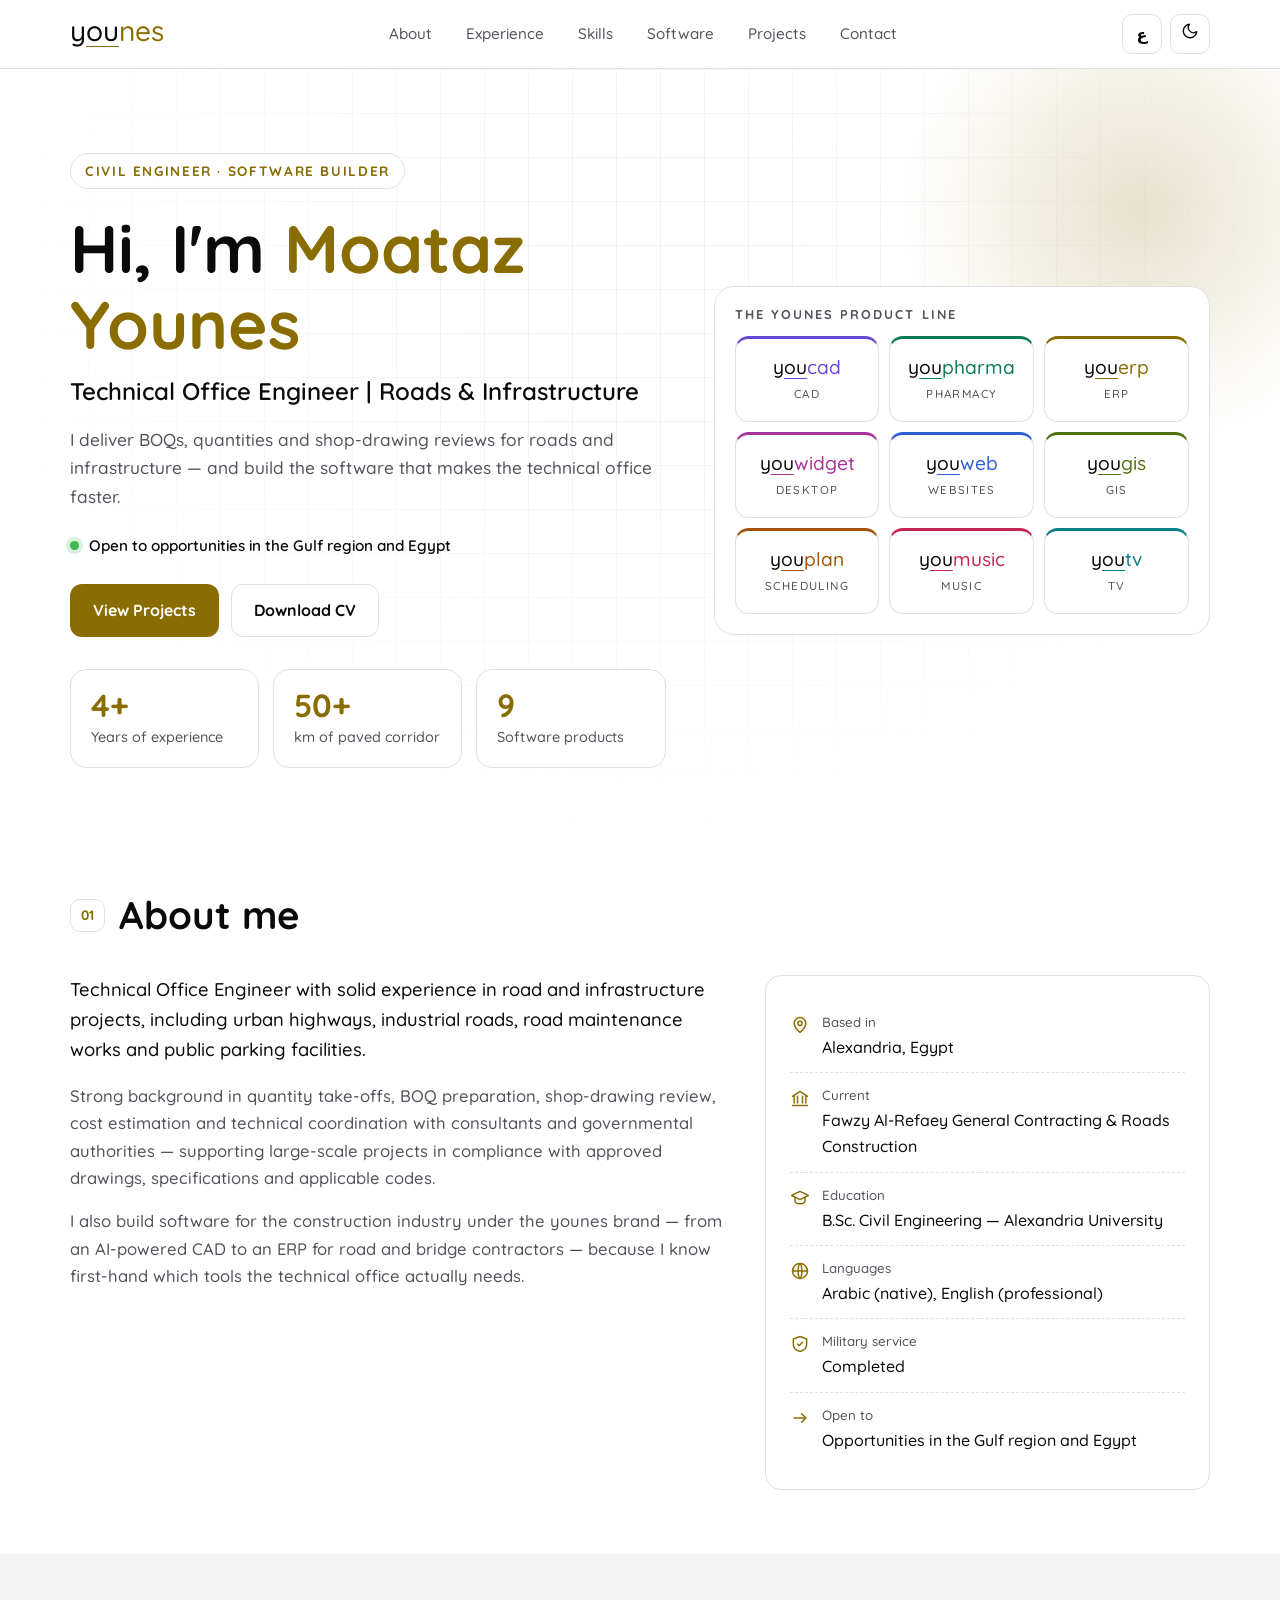
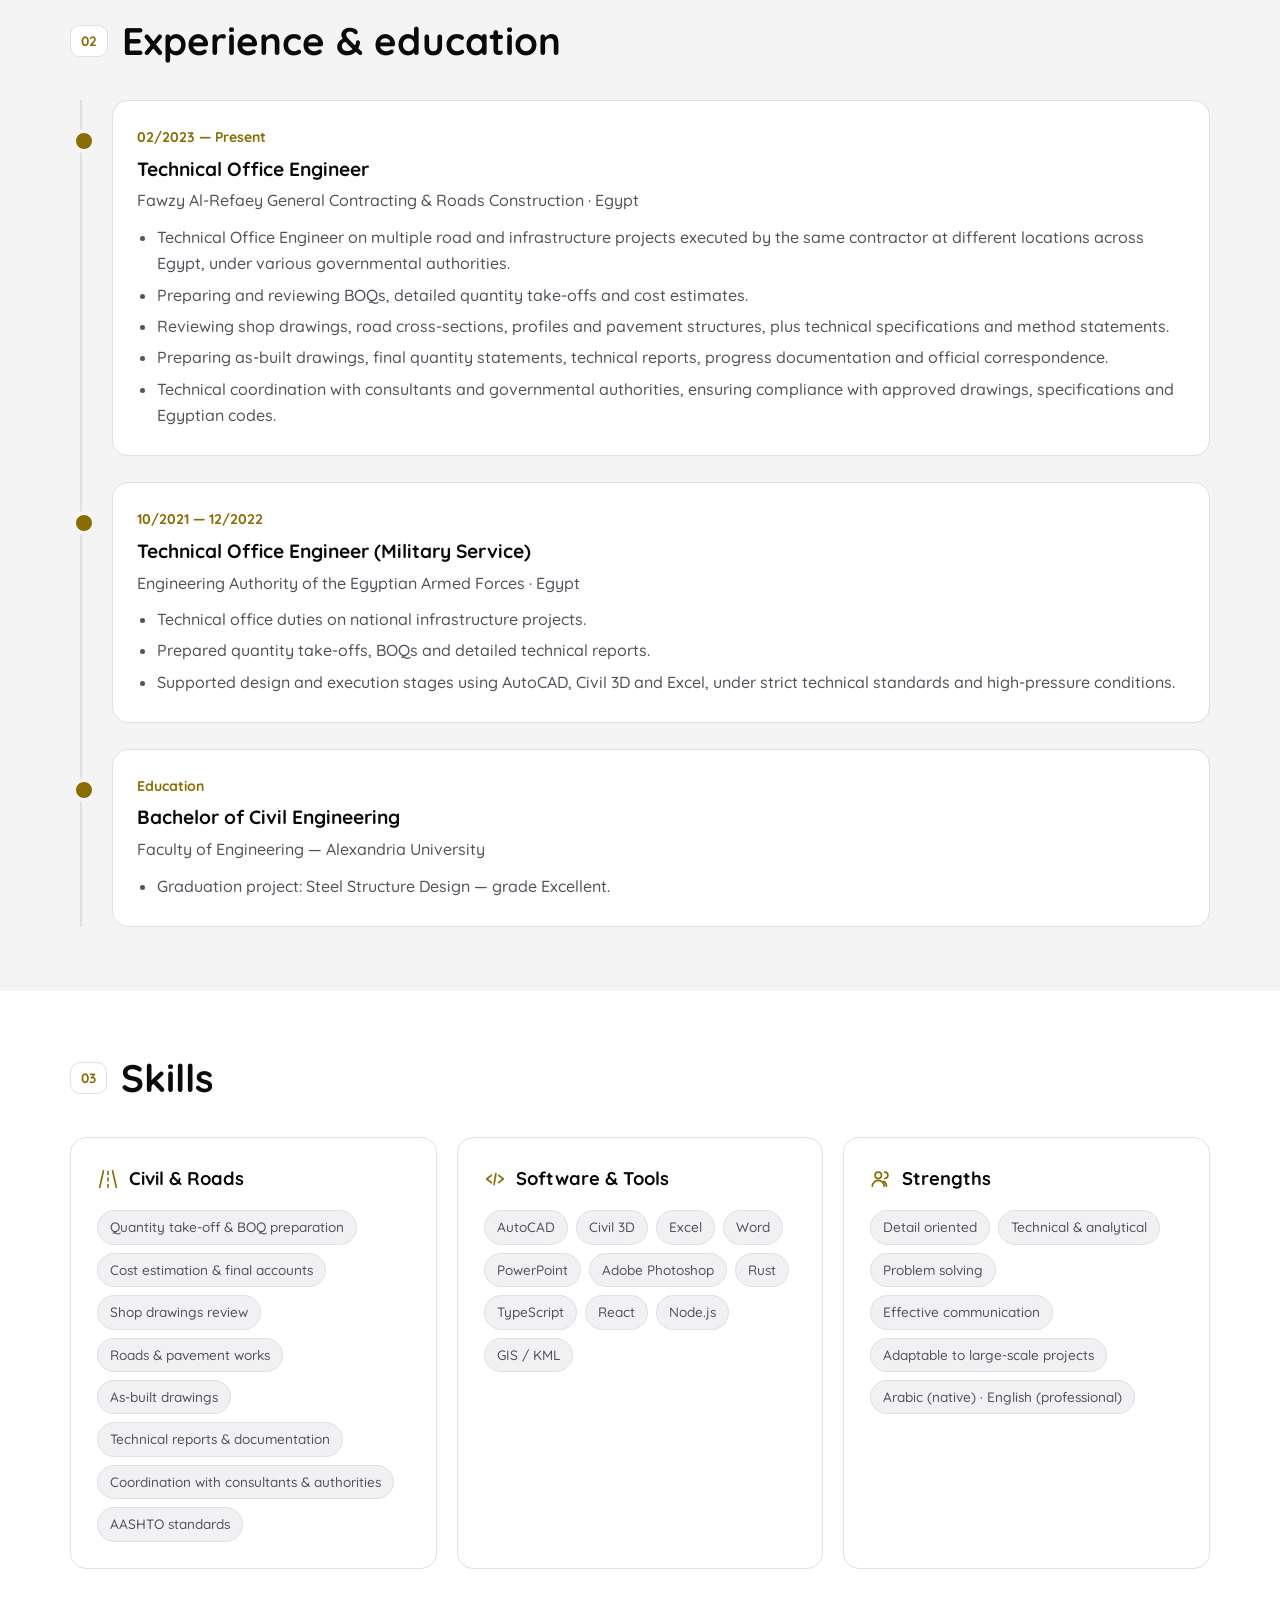
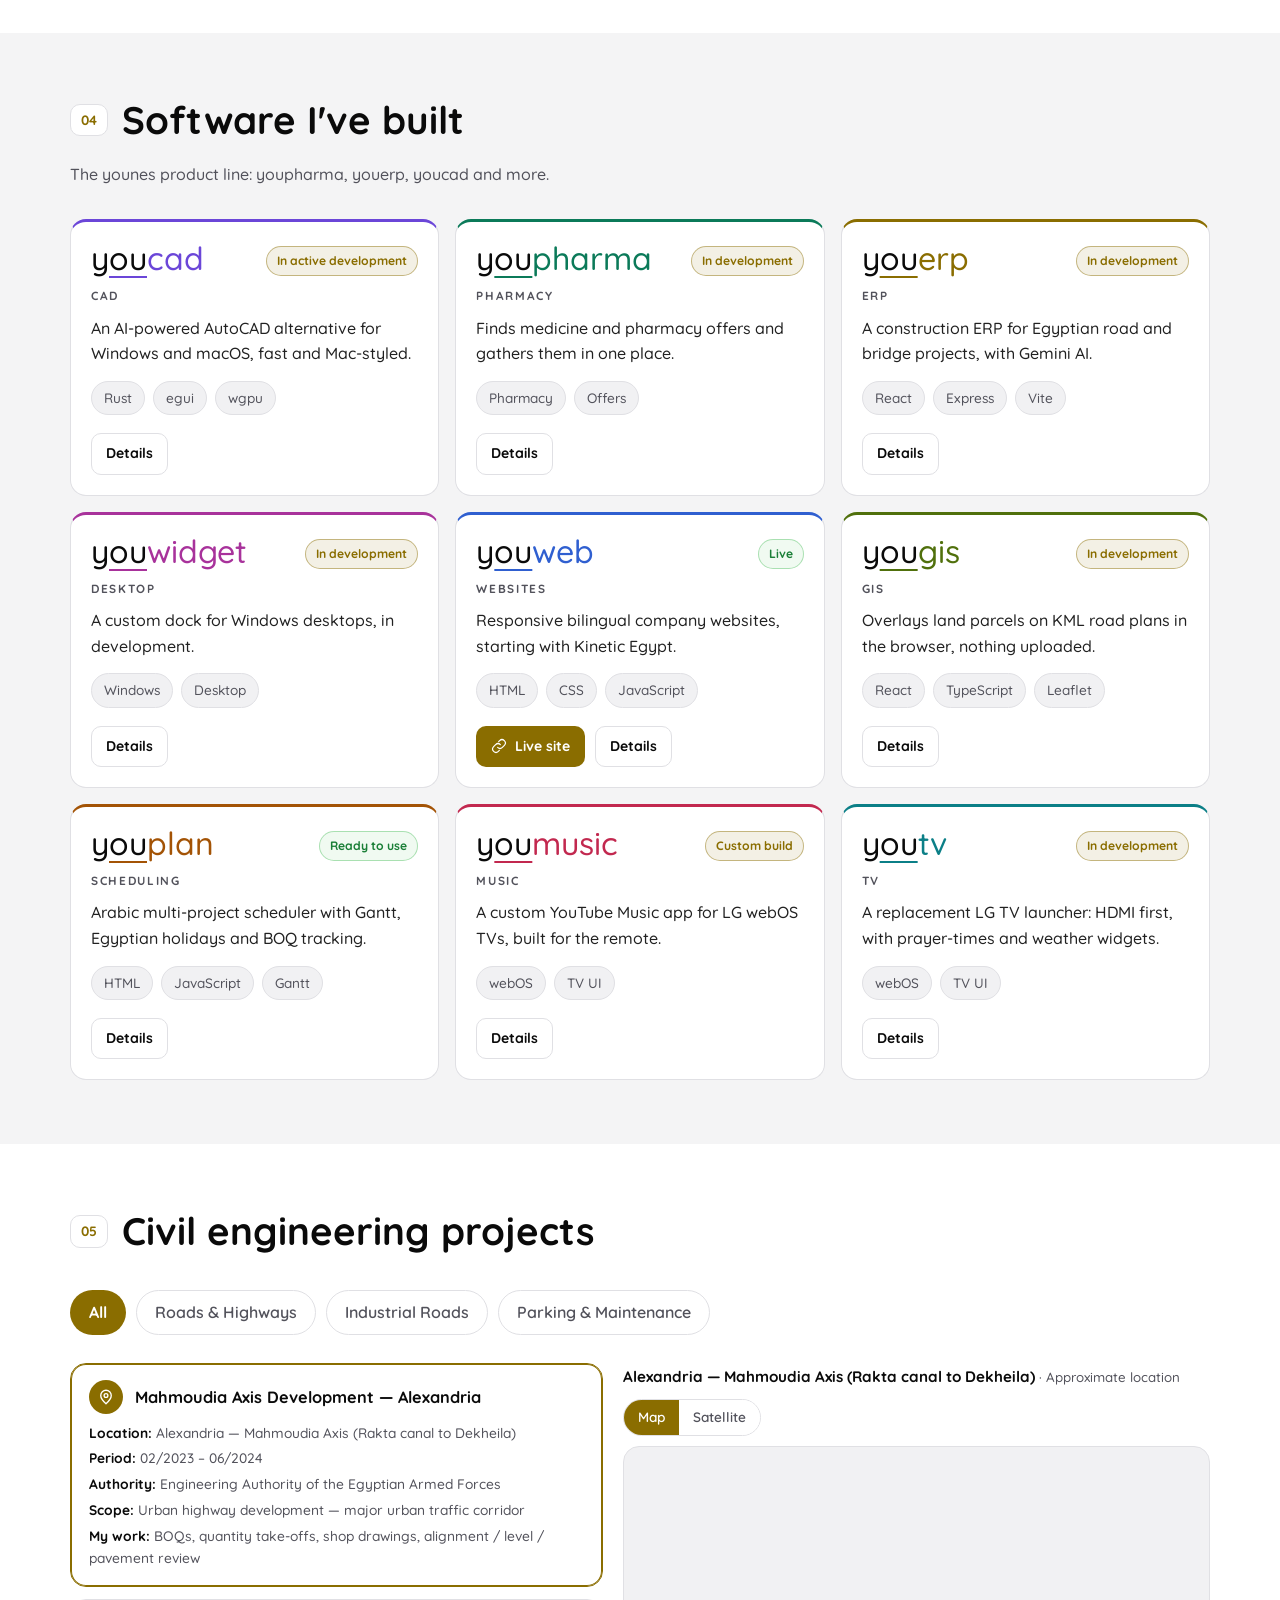
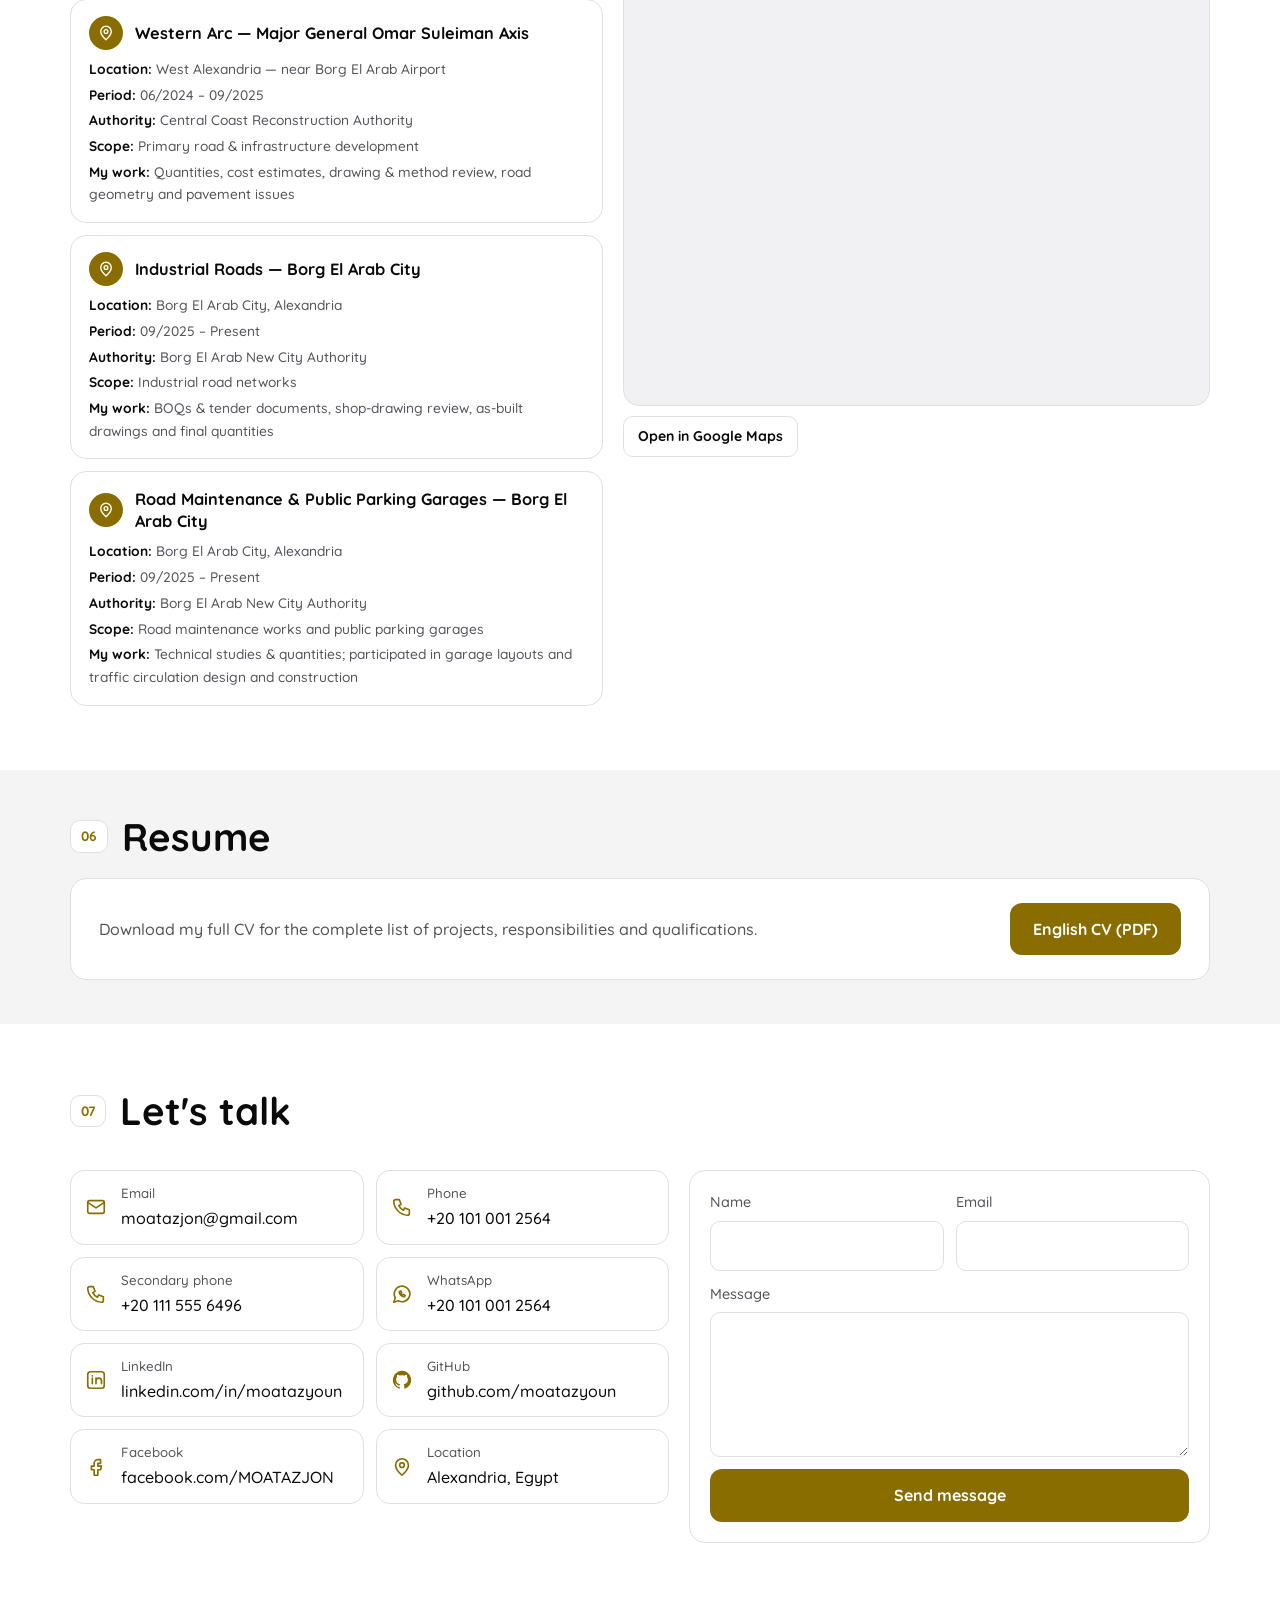
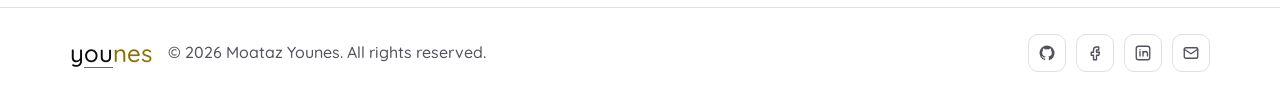
<file: index.html>
<!doctype html>
<html lang="en" dir="ltr">
<head>
<meta charset="utf-8">
<meta name="viewport" content="width=device-width, initial-scale=1">
<title>Moataz Younes | Roads &amp; Infrastructure Engineer</title>
<meta name="description" content="Moataz Younes — Technical Office Engineer (Roads & Infrastructure) in Alexandria, Egypt, and builder of the younes software line: youpharma, youerp, youcad, youweb and more.">
<meta property="og:type" content="website">
<meta property="og:title" content="Moataz Younes | Roads & Infrastructure Engineer">
<meta property="og:description" content="Technical Office Engineer for roads & infrastructure, and builder of the younes software line.">
<meta property="og:image" content="assets/img/og-cover.png">
<meta name="theme-color" content="#0A0A0A">
<link rel="icon" href="assets/img/favicon.svg" type="image/svg+xml">
<link rel="stylesheet" href="style.css">
<script type="application/ld+json">
{
  "@context": "https://schema.org",
  "@type": "Person",
  "name": "Moataz Younes",
  "url": "https://www.linkedin.com/in/moatazyoun/",
  "sameAs": ["https://www.linkedin.com/in/moatazyoun/"],
  "jobTitle": "Technical Office Engineer — Roads & Infrastructure",
  "alumniOf": { "@type": "CollegeOrUniversity", "name": "Alexandria University" },
  "address": { "@type": "PostalAddress", "addressLocality": "Alexandria", "addressCountry": "EG" }
}
</script>
<script>
  // Apply saved theme/lang before paint to avoid flicker
  try {
    var t = localStorage.getItem('theme'); if (t) document.documentElement.setAttribute('data-theme', t);
    var l = localStorage.getItem('lang');
    if (l === 'ar') { document.documentElement.lang = 'ar'; document.documentElement.dir = 'rtl'; }
  } catch (e) {}
</script>
</head>
<body>
<a class="skip" href="#main" data-i18n="skip">Skip to content</a>

<header class="nav" id="nav">
  <div class="container nav-inner">
    <a href="#top" class="brand" aria-label="younes — home"><span class="wm" aria-hidden="true"><span class="wm-you">y<span class="wm-ou">ou</span></span><span class="wm-tail">nes</span></span></a>
    <nav class="nav-links" id="navLinks" aria-label="Main">
      <a href="#about" data-i18n="nav_about">About</a>
      <a href="#experience" data-i18n="nav_experience">Experience</a>
      <a href="#skills" data-i18n="nav_skills">Skills</a>
      <a href="#software" data-i18n="nav_software">Software</a>
      <a href="#projects" data-i18n="nav_projects">Projects</a>
      <a href="#contact" data-i18n="nav_contact">Contact</a>
    </nav>
    <div class="nav-actions">
      <button class="icon-btn" id="langBtn" aria-label="Switch language"><span id="langLabel">ع</span></button>
      <button class="icon-btn" id="themeBtn" aria-label="Toggle theme"><span id="themeIcon"></span></button>
      <button class="icon-btn menu-btn" id="menuBtn" aria-label="Menu" aria-expanded="false"><span></span><span></span><span></span></button>
    </div>
  </div>
</header>

<main id="main">
  <!-- HERO -->
  <section class="hero" id="top">
    <div class="hero-grid" aria-hidden="true"></div>
    <div class="container hero-inner">
      <div class="hero-main">
      <p class="eyebrow reveal" data-i18n="hero_eyebrow">Civil Engineer · Software Builder</p>
      <h1 class="reveal"><span data-i18n="hero_hi">Hi, I'm</span> <span class="accent" data-dyn="name"></span></h1>
      <p class="hero-title reveal" data-dyn="title"></p>
      <p class="hero-lead reveal" data-i18n="hero_lead"></p>
      <p class="open-pill reveal" data-i18n="hero_open"></p>
      <div class="hero-cta reveal">
        <a href="#software" class="btn btn-primary" data-i18n="hero_cta1">View Projects</a>
        <a href="#" class="btn btn-ghost" id="heroCv" download data-i18n="hero_cta2">Download CV</a>
      </div>
      <div class="stats reveal" id="stats"></div>
      </div>
      <aside class="hero-line reveal" id="heroLine" aria-label="younes products"></aside>
    </div>
  </section>

  <!-- ABOUT -->
  <section class="section" id="about">
    <div class="container">
      <div class="section-head reveal"><span class="kicker">01</span><h2 data-i18n="about_h">About me</h2></div>
      <div class="about-grid">
        <div class="about-text reveal" id="aboutText"></div>
        <aside class="about-card reveal" id="aboutCard"></aside>
      </div>
    </div>
  </section>

  <!-- EXPERIENCE -->
  <section class="section alt" id="experience">
    <div class="container">
      <div class="section-head reveal"><span class="kicker">02</span><h2 data-i18n="exp_h">Experience</h2></div>
      <div class="timeline" id="timeline"></div>
    </div>
  </section>

  <!-- SKILLS -->
  <section class="section" id="skills">
    <div class="container">
      <div class="section-head reveal"><span class="kicker">03</span><h2 data-i18n="skills_h">Skills</h2></div>
      <div class="skills-grid" id="skillsGrid"></div>
    </div>
  </section>

  <!-- SOFTWARE -->
  <section class="section alt" id="software">
    <div class="container">
      <div class="section-head reveal"><span class="kicker">04</span><h2 data-i18n="sw_h">Software I've built</h2></div>
      <p class="section-sub reveal" data-i18n="sw_sub"></p>
      <div class="sw-grid" id="swGrid"></div>
    </div>
  </section>

  <!-- CIVIL PROJECTS -->
  <section class="section" id="projects">
    <div class="container">
      <div class="section-head reveal"><span class="kicker">05</span><h2 data-i18n="pr_h">Civil engineering projects</h2></div>
      <div class="filters reveal" id="filters" role="tablist"></div>
      <div class="pr-layout">
        <div class="pr-list" id="prGrid"></div>
        <div class="pr-map-wrap reveal">
          <div class="pr-map-bar">
            <div class="pr-map-title"><b id="prMapPlace"></b><small id="prMapNote"></small></div>
            <div class="seg" id="mapType" role="group"><button type="button" data-maptype="m" data-i18n="map_m">Map</button><button type="button" data-maptype="k" data-i18n="map_s">Satellite</button></div>
          </div>
          <iframe id="prMapFrame" class="pr-map" title="Project location map" loading="lazy" referrerpolicy="no-referrer-when-downgrade" allowfullscreen></iframe>
          <a id="prMapLink" class="btn btn-ghost btn-sm" target="_blank" rel="noopener" data-i18n="open_map">Open in Google Maps</a>
        </div>
      </div>
    </div>
  </section>

  <!-- CV -->
  <section class="section alt" id="cv">
    <div class="container">
      <div class="section-head reveal"><span class="kicker">06</span><h2 data-i18n="cv_h">Resume</h2></div>
      <div class="cv-box reveal">
        <p data-i18n="cv_text"></p>
        <div class="hero-cta">
          <a class="btn btn-primary" id="cvEn" href="#" download data-i18n="cv_en">English CV (PDF)</a>
          <a class="btn btn-ghost" id="cvAr" href="#" download data-i18n="cv_ar">Arabic CV (PDF)</a>
        </div>
      </div>
    </div>
  </section>

  <!-- CONTACT -->
  <section class="section" id="contact">
    <div class="container">
      <div class="section-head reveal"><span class="kicker">07</span><h2 data-i18n="ct_h">Let's talk</h2></div>
      <div class="contact-grid">
        <div class="contact-cards reveal" id="contactCards"></div>
        <form class="contact-form reveal" id="contactForm">
          <label><span data-i18n="f_name">Name</span><input name="name" required></label>
          <label><span data-i18n="f_email">Email</span><input name="email" type="email" required></label>
          <label><span data-i18n="f_msg">Message</span><textarea name="message" rows="5" required></textarea></label>
          <button class="btn btn-primary" type="submit" data-i18n="f_send">Send message</button>
        </form>
      </div>
    </div>
  </section>
</main>

<footer class="footer">
  <div class="container footer-inner">
    <div class="foot-brand"><span class="wm" role="img" aria-label="younes"><span class="wm-you" aria-hidden="true">y<span class="wm-ou">ou</span></span><span class="wm-tail" aria-hidden="true">nes</span></span>
      <p>© <span id="year"></span> <span data-dyn="name"></span>. <span data-i18n="rights">All rights reserved.</span></p></div>
    <div class="socials" id="footSocials"></div>
  </div>
</footer>

<button class="to-top" id="toTop" aria-label="Back to top">↑</button>

<!-- Project modal -->
<div class="modal" id="modal" hidden>
  <div class="modal-backdrop" data-close></div>
  <div class="modal-box" role="dialog" aria-modal="true" aria-labelledby="modalTitle">
    <button class="icon-btn modal-close" data-close aria-label="Close">✕</button>
    <div id="modalBody"></div>
  </div>
</div>

<script src="data.js"></script>
<script src="script.js"></script>
</body>
</html>
</file>
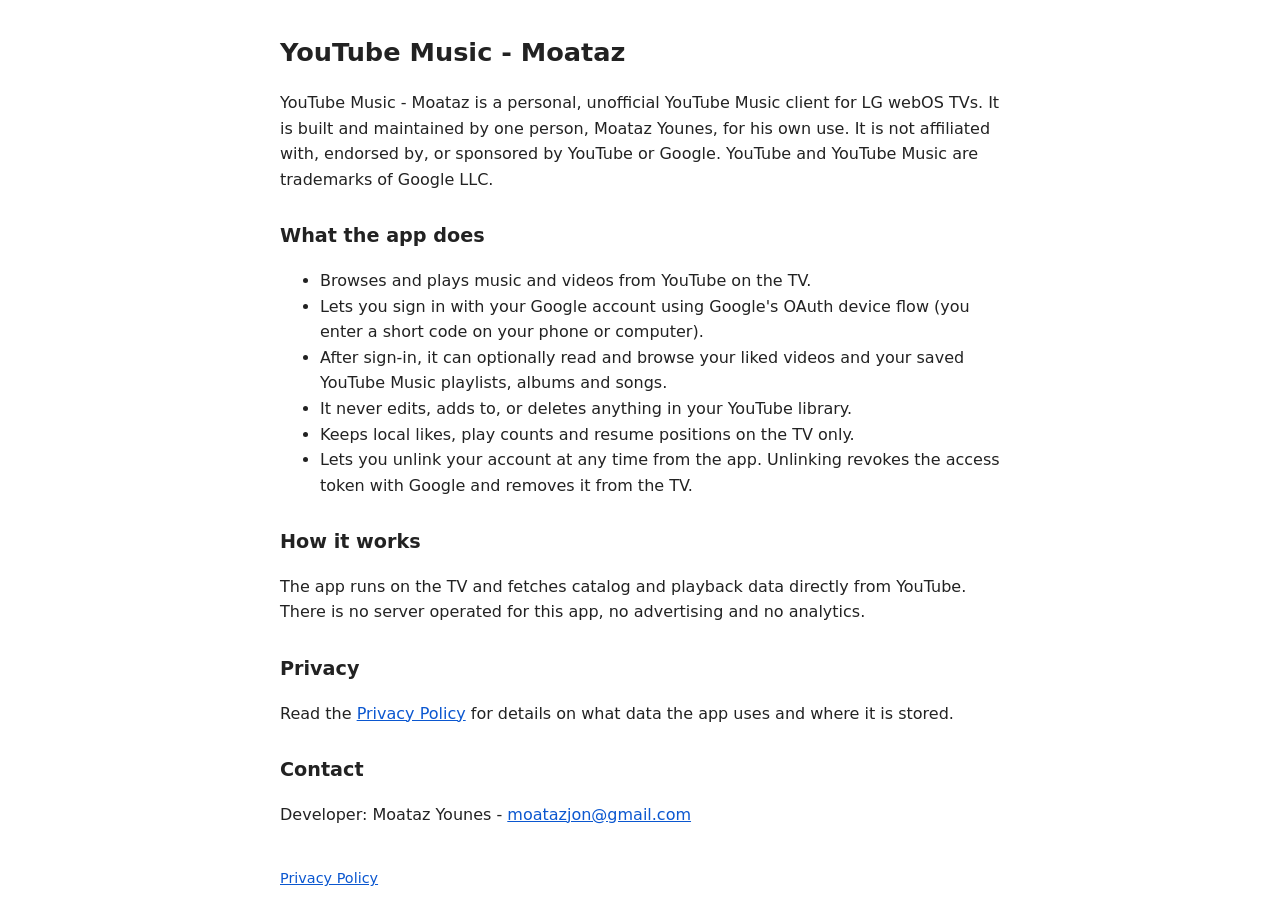
<file: 1-index.html>
<!DOCTYPE html>
<html lang="en"><head><meta charset="utf-8"><meta name="viewport" content="width=device-width,initial-scale=1">
<title>YouTube Music - Moataz</title>
<meta name="description" content="An unofficial personal YouTube Music client for LG webOS TVs.">
<style>body{font-family:system-ui,sans-serif;max-width:720px;margin:2rem auto;padding:0 1rem;line-height:1.6;color:#222}h1{font-size:1.6rem}h2{font-size:1.2rem;margin-top:1.8rem}a{color:#0b57d0}footer{margin-top:2.5rem;font-size:.9rem;color:#555}</style></head><body>
<h1>YouTube Music - Moataz</h1>
<p>YouTube Music - Moataz is a personal, unofficial YouTube Music client for LG webOS TVs. It is built and maintained by one person, Moataz Younes, for his own use. It is not affiliated with, endorsed by, or sponsored by YouTube or Google. YouTube and YouTube Music are trademarks of Google LLC.</p>
<h2>What the app does</h2>
<ul>
<li>Browses and plays music and videos from YouTube on the TV.</li>
<li>Lets you sign in with your Google account using Google's OAuth device flow (you enter a short code on your phone or computer).</li>
<li>After sign-in, it can optionally read and browse your liked videos and your saved YouTube Music playlists, albums and songs.</li>
<li>It never edits, adds to, or deletes anything in your YouTube library.</li>
<li>Keeps local likes, play counts and resume positions on the TV only.</li>
<li>Lets you unlink your account at any time from the app. Unlinking revokes the access token with Google and removes it from the TV.</li>
</ul>
<h2>How it works</h2>
<p>The app runs on the TV and fetches catalog and playback data directly from YouTube. There is no server operated for this app, no advertising and no analytics.</p>
<h2>Privacy</h2>
<p>Read the <a href="privacy.html">Privacy Policy</a> for details on what data the app uses and where it is stored.</p>
<h2>Contact</h2>
<p>Developer: Moataz Younes - <a href="mailto:moatazjon@gmail.com">moatazjon@gmail.com</a></p>
<footer><a href="privacy.html">Privacy Policy</a></footer>
</body></html>
</file>
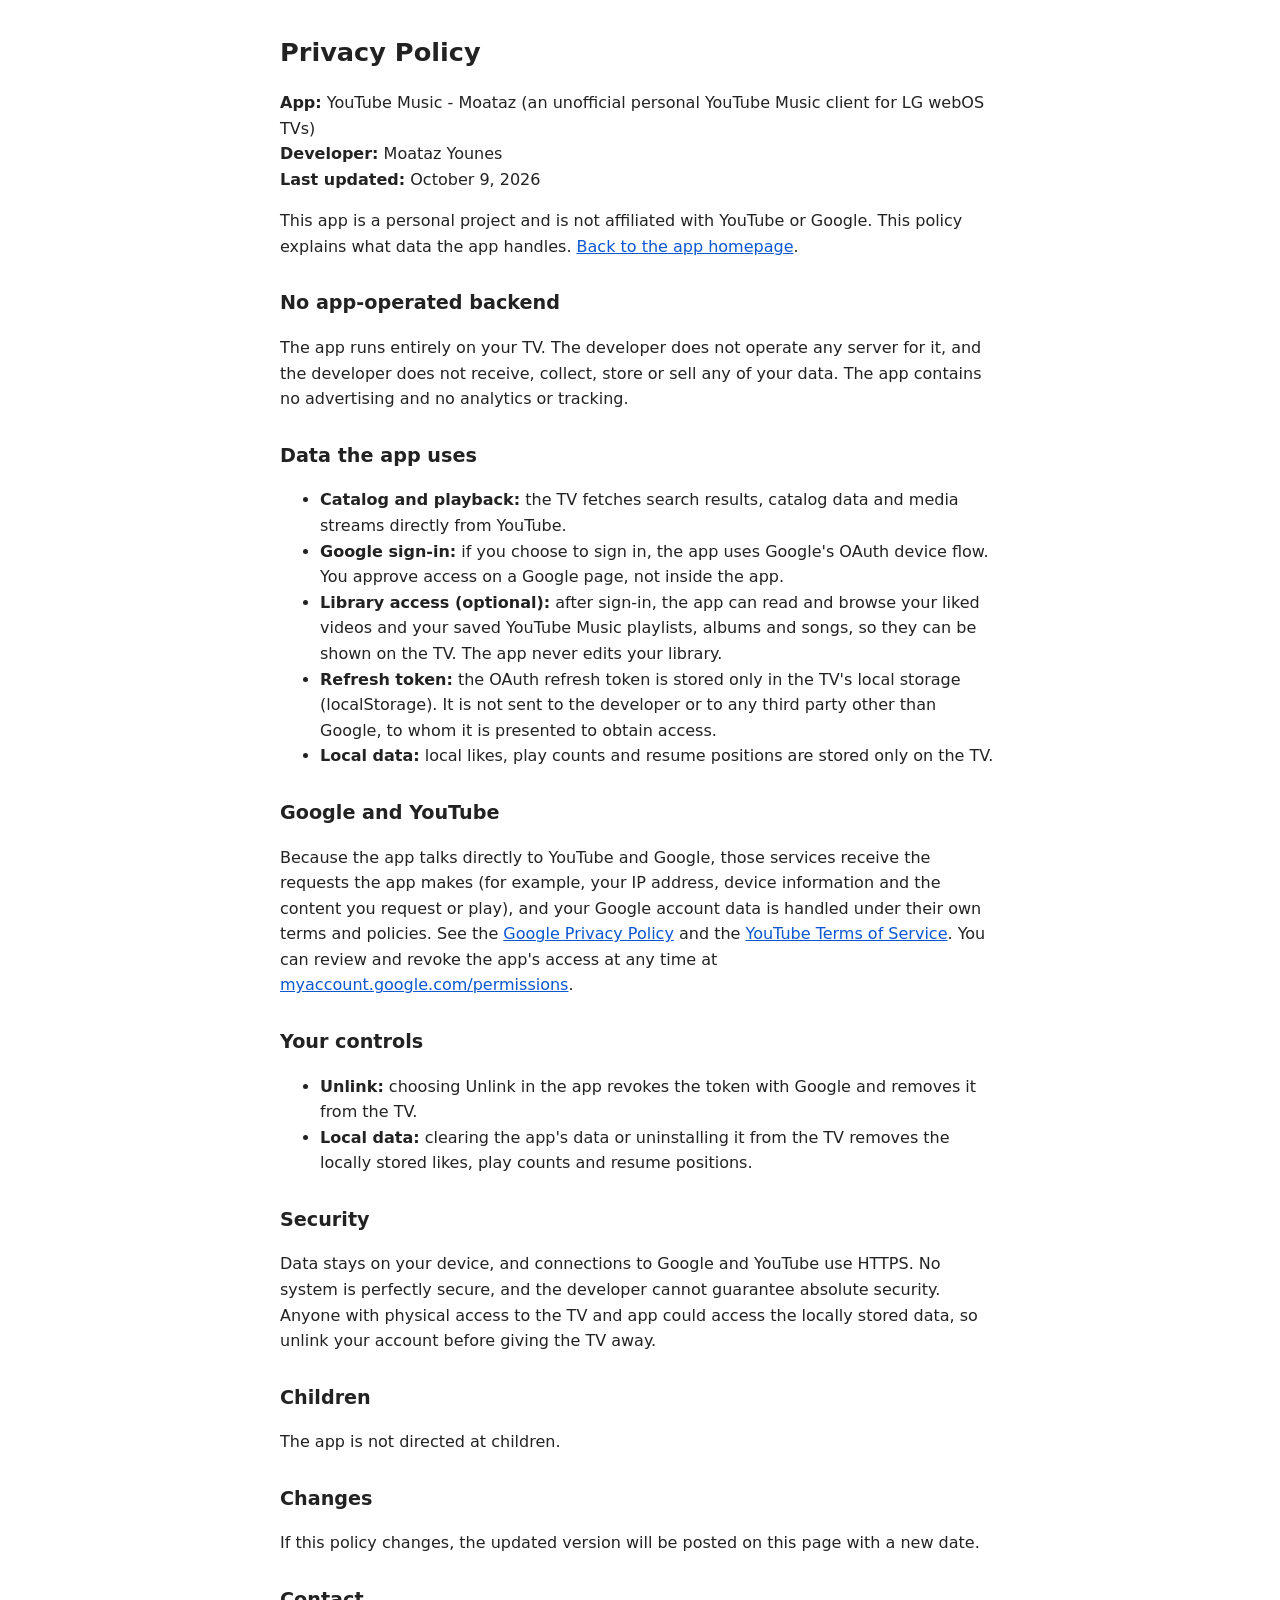
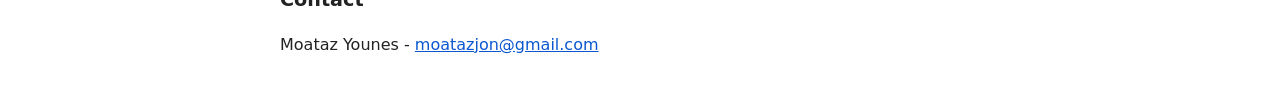
<file: 2-privacy.html>
<!DOCTYPE html>
<html lang="en"><head><meta charset="utf-8"><meta name="viewport" content="width=device-width,initial-scale=1">
<title>Privacy Policy - YouTube Music - Moataz</title>
<style>body{font-family:system-ui,sans-serif;max-width:720px;margin:2rem auto;padding:0 1rem;line-height:1.6;color:#222}h1{font-size:1.6rem}h2{font-size:1.2rem;margin-top:1.8rem}a{color:#0b57d0}footer{margin-top:2.5rem;font-size:.9rem;color:#555}</style></head><body>
<h1>Privacy Policy</h1>
<p><strong>App:</strong> YouTube Music - Moataz (an unofficial personal YouTube Music client for LG webOS TVs)<br>
<strong>Developer:</strong> Moataz Younes<br>
<strong>Last updated:</strong> October 9, 2026</p>
<p>This app is a personal project and is not affiliated with YouTube or Google. This policy explains what data the app handles. <a href="./">Back to the app homepage</a>.</p>
<h2>No app-operated backend</h2>
<p>The app runs entirely on your TV. The developer does not operate any server for it, and the developer does not receive, collect, store or sell any of your data. The app contains no advertising and no analytics or tracking.</p>
<h2>Data the app uses</h2>
<ul>
<li><strong>Catalog and playback:</strong> the TV fetches search results, catalog data and media streams directly from YouTube.</li>
<li><strong>Google sign-in:</strong> if you choose to sign in, the app uses Google's OAuth device flow. You approve access on a Google page, not inside the app.</li>
<li><strong>Library access (optional):</strong> after sign-in, the app can read and browse your liked videos and your saved YouTube Music playlists, albums and songs, so they can be shown on the TV. The app never edits your library.</li>
<li><strong>Refresh token:</strong> the OAuth refresh token is stored only in the TV's local storage (localStorage). It is not sent to the developer or to any third party other than Google, to whom it is presented to obtain access.</li>
<li><strong>Local data:</strong> local likes, play counts and resume positions are stored only on the TV.</li>
</ul>
<h2>Google and YouTube</h2>
<p>Because the app talks directly to YouTube and Google, those services receive the requests the app makes (for example, your IP address, device information and the content you request or play), and your Google account data is handled under their own terms and policies. See the <a href="https://policies.google.com/privacy">Google Privacy Policy</a> and the <a href="https://www.youtube.com/t/terms">YouTube Terms of Service</a>. You can review and revoke the app's access at any time at <a href="https://myaccount.google.com/permissions">myaccount.google.com/permissions</a>.</p>
<h2>Your controls</h2>
<ul>
<li><strong>Unlink:</strong> choosing Unlink in the app revokes the token with Google and removes it from the TV.</li>
<li><strong>Local data:</strong> clearing the app's data or uninstalling it from the TV removes the locally stored likes, play counts and resume positions.</li>
</ul>
<h2>Security</h2>
<p>Data stays on your device, and connections to Google and YouTube use HTTPS. No system is perfectly secure, and the developer cannot guarantee absolute security. Anyone with physical access to the TV and app could access the locally stored data, so unlink your account before giving the TV away.</p>
<h2>Children</h2>
<p>The app is not directed at children.</p>
<h2>Changes</h2>
<p>If this policy changes, the updated version will be posted on this page with a new date.</p>
<h2>Contact</h2>
<p>Moataz Younes - <a href="mailto:moatazjon@gmail.com">moatazjon@gmail.com</a></p>
</body></html>
</file>
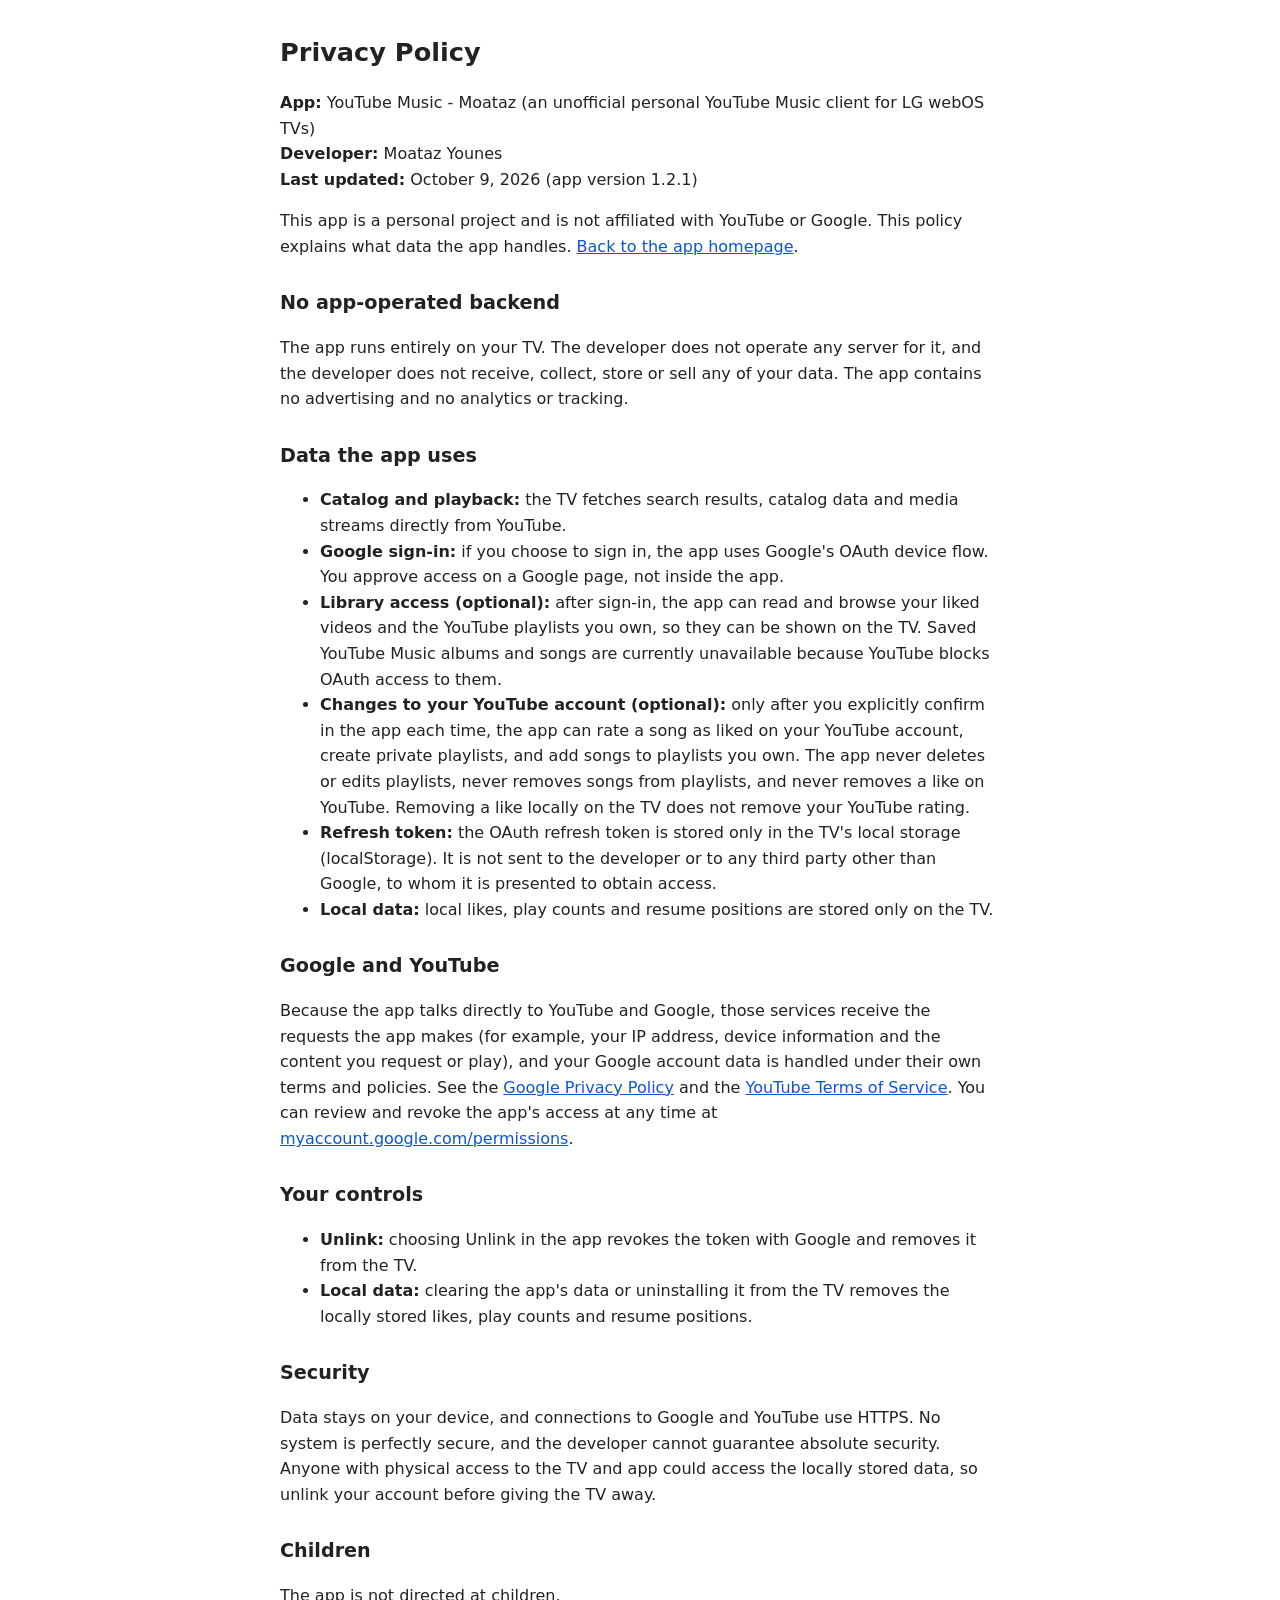
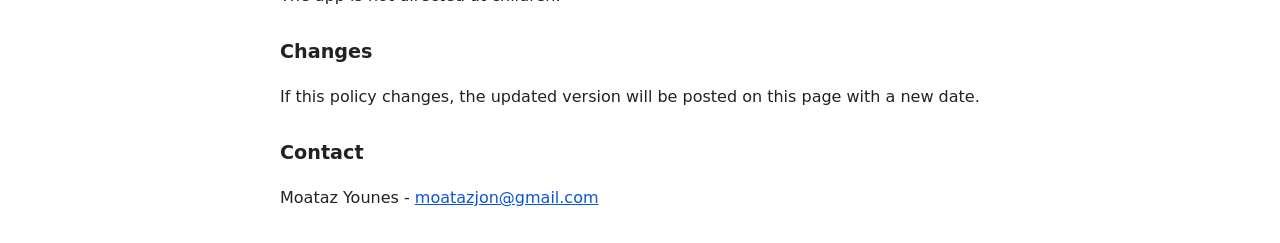
<file: privacy.html>
<!DOCTYPE html>
<html lang="en"><head><meta charset="utf-8"><meta name="viewport" content="width=device-width,initial-scale=1">
<title>Privacy Policy - YouTube Music - Moataz</title>
<style>body{font-family:system-ui,sans-serif;max-width:720px;margin:2rem auto;padding:0 1rem;line-height:1.6;color:#222}h1{font-size:1.6rem}h2{font-size:1.2rem;margin-top:1.8rem}a{color:#0b57d0}footer{margin-top:2.5rem;font-size:.9rem;color:#555}</style></head><body>
<h1>Privacy Policy</h1>
<p><strong>App:</strong> YouTube Music - Moataz (an unofficial personal YouTube Music client for LG webOS TVs)<br>
<strong>Developer:</strong> Moataz Younes<br>
<strong>Last updated:</strong> October 9, 2026 (app version 1.2.1)</p>
<p>This app is a personal project and is not affiliated with YouTube or Google. This policy explains what data the app handles. <a href="youtube-music.html">Back to the app homepage</a>.</p>
<h2>No app-operated backend</h2>
<p>The app runs entirely on your TV. The developer does not operate any server for it, and the developer does not receive, collect, store or sell any of your data. The app contains no advertising and no analytics or tracking.</p>
<h2>Data the app uses</h2>
<ul>
<li><strong>Catalog and playback:</strong> the TV fetches search results, catalog data and media streams directly from YouTube.</li>
<li><strong>Google sign-in:</strong> if you choose to sign in, the app uses Google's OAuth device flow. You approve access on a Google page, not inside the app.</li>
<li><strong>Library access (optional):</strong> after sign-in, the app can read and browse your liked videos and the YouTube playlists you own, so they can be shown on the TV. Saved YouTube Music albums and songs are currently unavailable because YouTube blocks OAuth access to them.</li>
<li><strong>Changes to your YouTube account (optional):</strong> only after you explicitly confirm in the app each time, the app can rate a song as liked on your YouTube account, create private playlists, and add songs to playlists you own. The app never deletes or edits playlists, never removes songs from playlists, and never removes a like on YouTube. Removing a like locally on the TV does not remove your YouTube rating.</li>
<li><strong>Refresh token:</strong> the OAuth refresh token is stored only in the TV's local storage (localStorage). It is not sent to the developer or to any third party other than Google, to whom it is presented to obtain access.</li>
<li><strong>Local data:</strong> local likes, play counts and resume positions are stored only on the TV.</li>
</ul>
<h2>Google and YouTube</h2>
<p>Because the app talks directly to YouTube and Google, those services receive the requests the app makes (for example, your IP address, device information and the content you request or play), and your Google account data is handled under their own terms and policies. See the <a href="https://policies.google.com/privacy">Google Privacy Policy</a> and the <a href="https://www.youtube.com/t/terms">YouTube Terms of Service</a>. You can review and revoke the app's access at any time at <a href="https://myaccount.google.com/permissions">myaccount.google.com/permissions</a>.</p>
<h2>Your controls</h2>
<ul>
<li><strong>Unlink:</strong> choosing Unlink in the app revokes the token with Google and removes it from the TV.</li>
<li><strong>Local data:</strong> clearing the app's data or uninstalling it from the TV removes the locally stored likes, play counts and resume positions.</li>
</ul>
<h2>Security</h2>
<p>Data stays on your device, and connections to Google and YouTube use HTTPS. No system is perfectly secure, and the developer cannot guarantee absolute security. Anyone with physical access to the TV and app could access the locally stored data, so unlink your account before giving the TV away.</p>
<h2>Children</h2>
<p>The app is not directed at children.</p>
<h2>Changes</h2>
<p>If this policy changes, the updated version will be posted on this page with a new date.</p>
<h2>Contact</h2>
<p>Moataz Younes - <a href="mailto:moatazjon@gmail.com">moatazjon@gmail.com</a></p>
</body></html>
</file>
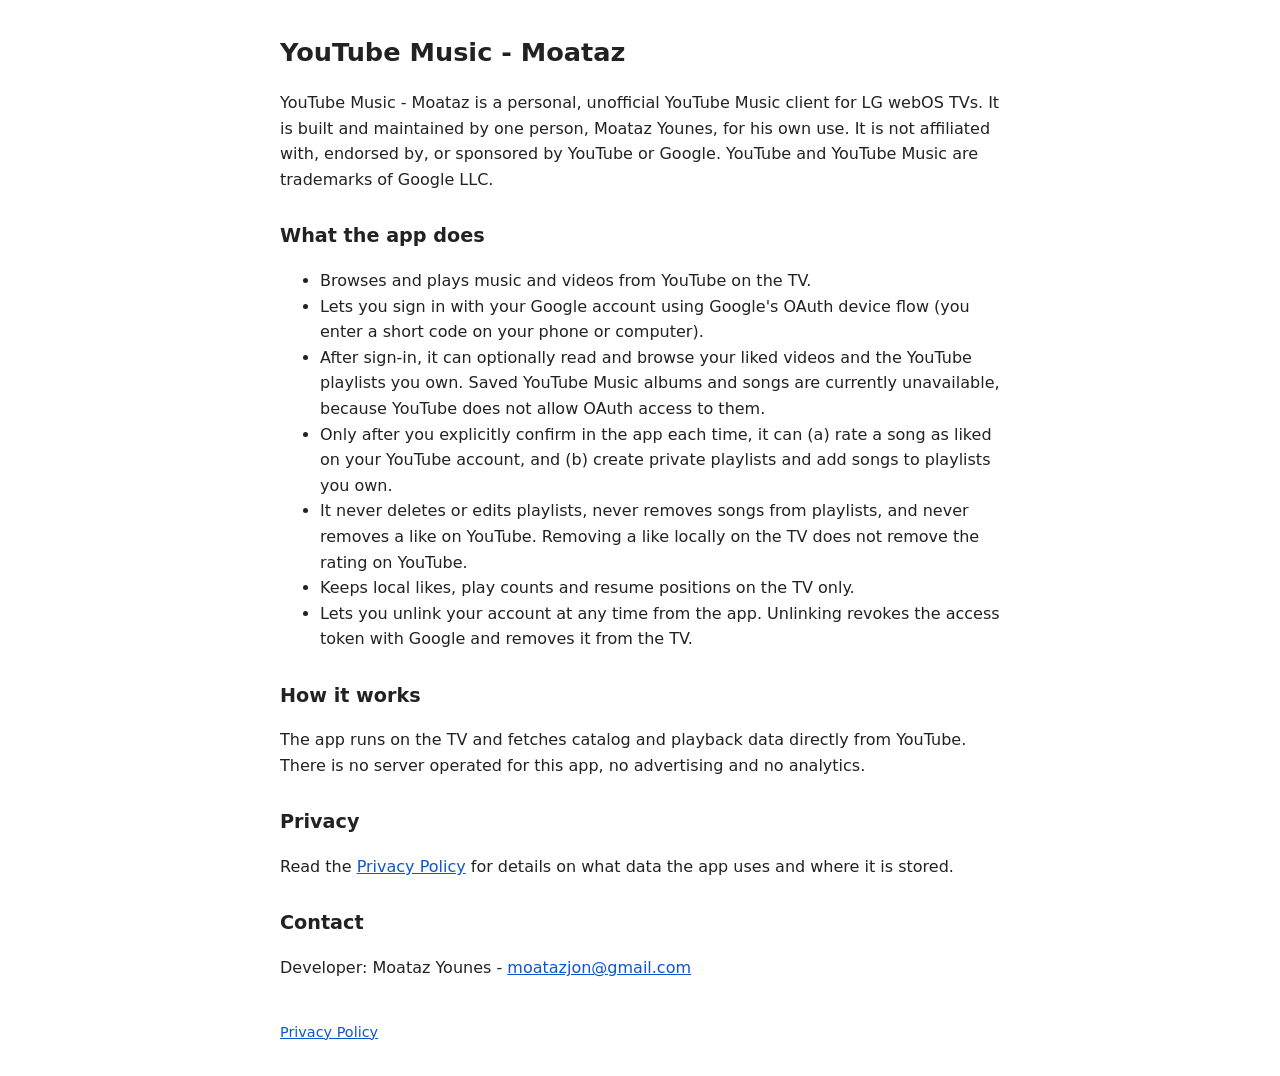
<file: youtube-music.html>
<!DOCTYPE html>
<html lang="en"><head><meta charset="utf-8"><meta name="viewport" content="width=device-width,initial-scale=1">
<title>YouTube Music - Moataz</title>
<meta name="description" content="An unofficial personal YouTube Music client for LG webOS TVs.">
<style>body{font-family:system-ui,sans-serif;max-width:720px;margin:2rem auto;padding:0 1rem;line-height:1.6;color:#222}h1{font-size:1.6rem}h2{font-size:1.2rem;margin-top:1.8rem}a{color:#0b57d0}footer{margin-top:2.5rem;font-size:.9rem;color:#555}</style></head><body>
<h1>YouTube Music - Moataz</h1>
<p>YouTube Music - Moataz is a personal, unofficial YouTube Music client for LG webOS TVs. It is built and maintained by one person, Moataz Younes, for his own use. It is not affiliated with, endorsed by, or sponsored by YouTube or Google. YouTube and YouTube Music are trademarks of Google LLC.</p>
<h2>What the app does</h2>
<ul>
<li>Browses and plays music and videos from YouTube on the TV.</li>
<li>Lets you sign in with your Google account using Google's OAuth device flow (you enter a short code on your phone or computer).</li>
<li>After sign-in, it can optionally read and browse your liked videos and the YouTube playlists you own. Saved YouTube Music albums and songs are currently unavailable, because YouTube does not allow OAuth access to them.</li>
<li>Only after you explicitly confirm in the app each time, it can (a) rate a song as liked on your YouTube account, and (b) create private playlists and add songs to playlists you own.</li>
<li>It never deletes or edits playlists, never removes songs from playlists, and never removes a like on YouTube. Removing a like locally on the TV does not remove the rating on YouTube.</li>
<li>Keeps local likes, play counts and resume positions on the TV only.</li>
<li>Lets you unlink your account at any time from the app. Unlinking revokes the access token with Google and removes it from the TV.</li>
</ul>
<h2>How it works</h2>
<p>The app runs on the TV and fetches catalog and playback data directly from YouTube. There is no server operated for this app, no advertising and no analytics.</p>
<h2>Privacy</h2>
<p>Read the <a href="privacy.html">Privacy Policy</a> for details on what data the app uses and where it is stored.</p>
<h2>Contact</h2>
<p>Developer: Moataz Younes - <a href="mailto:moatazjon@gmail.com">moatazjon@gmail.com</a></p>
<footer><a href="privacy.html">Privacy Policy</a></footer>
</body></html>
</file>
<file: style.css>
/* ---------- Fonts (self-hosted: Quicksand = brand font, Baloo Bhaijaan 2 = its rounded Arabic counterpart) ---------- */
@font-face{font-family:'Quicksand Variable';font-style:normal;font-display:swap;font-weight:300 700;
  src:url(assets/fonts/quicksand-latin-wght-normal.woff2) format('woff2-variations');
  unicode-range:U+0000-00FF,U+0131,U+0152-0153,U+02BB-02BC,U+02C6,U+02DA,U+02DC,U+0304,U+0308,U+0329,U+2000-206F,U+20AC,U+2122,U+2191,U+2193,U+2212,U+2215,U+FEFF,U+FFFD}
@font-face{font-family:'Baloo Bhaijaan 2 Variable';font-style:normal;font-display:swap;font-weight:400 800;
  src:url(assets/fonts/baloo-bhaijaan-2-arabic-wght-normal.woff2) format('woff2-variations');
  unicode-range:U+0600-06FF,U+0750-077F,U+0870-088E,U+0890-0891,U+0897-08E1,U+08E3-08FF,U+200C-200E,U+2010-2011,U+204F,U+2E41,U+FB50-FDFF,U+FE70-FE74,U+FE76-FEFC}

/* ---------- younes brand tokens: black #0A0A0A · gold #E3BE4A · gold on light #8A6D00 · white ---------- */
:root{
  --bg:#0A0A0A; --bg-alt:#050505; --card:#141416; --card-2:#1c1c1f; --line:#2e2e33;
  --text:#f5f5f6; --muted:#a1a1aa; --accent:#E3BE4A; --accent-ink:#0A0A0A;
  --wm-you:#ffffff; --wm-tail:#E3BE4A; --wm-bar:#E3BE4A;
  --shadow:0 10px 30px rgba(0,0,0,.35); --radius:16px;
  --font-en:'Quicksand Variable','Quicksand',system-ui,sans-serif; --font-ar:'Baloo Bhaijaan 2 Variable','Quicksand Variable','Quicksand',system-ui,sans-serif;
}
:root[data-theme="light"]{
  --bg:#ffffff; --bg-alt:#f4f4f5; --card:#ffffff; --card-2:#f1f1f3; --line:#e0e0e4;
  --text:#0A0A0A; --muted:#52525b; --accent:#8A6D00; --accent-ink:#ffffff;
  --wm-you:#0A0A0A; --wm-tail:#8A6D00; --wm-bar:#8A6D00;
  --shadow:0 10px 30px rgba(0,0,0,.10);
}
*{box-sizing:border-box;margin:0;padding:0}
html{scroll-behavior:smooth;scroll-padding-top:80px}
body{background:var(--bg);color:var(--text);font-family:var(--font-en);font-weight:500;line-height:1.65;-webkit-font-smoothing:antialiased;transition:background .3s,color .3s}
html[lang="ar"] body,html[lang="ar"] button,html[lang="ar"] input,html[lang="ar"] textarea{font-family:var(--font-ar)}
h1,h2,h3{font-weight:700}
button,input,textarea{font:inherit;color:inherit}
a{color:inherit;text-decoration:none}
img{max-width:100%;display:block}
.container{width:min(1140px,100% - 32px);margin-inline:auto}
.skip{position:absolute;inset-inline-start:-999px;top:8px;background:var(--accent);color:var(--accent-ink);padding:8px 14px;border-radius:8px;z-index:200}
.skip:focus{inset-inline-start:8px}
:focus-visible{outline:2px solid var(--accent);outline-offset:3px}

/* ---------- younes wordmark: Quicksand Medium, lowercase, one size; bar under "ou" ---------- */
.wm{font-family:'Quicksand Variable','Quicksand',sans-serif!important;font-weight:500;letter-spacing:0;line-height:1;display:inline-flex;align-items:baseline;white-space:nowrap;direction:ltr;unicode-bidi:isolate}
.wm-you{color:var(--wm-you)}
.wm-ou{text-decoration:underline;text-decoration-color:var(--wm-bar);text-decoration-thickness:.05em;text-underline-offset:.19em;text-decoration-skip-ink:none}
.wm-tail{color:var(--wm-tail)}
.wm-p{--wm-tail:var(--pd);--wm-bar:var(--pd)}
:root[data-theme="light"] .wm-p{--wm-tail:var(--pl);--wm-bar:var(--pl)}
.brand .wm{font-size:1.75rem}
.footer .wm{font-size:1.5rem}

/* NAV */
.nav{position:sticky;top:0;z-index:100;backdrop-filter:blur(14px);background:color-mix(in srgb,var(--bg) 82%,transparent);border-bottom:1px solid var(--line)}
.nav-inner{display:flex;align-items:center;justify-content:space-between;height:68px;gap:16px}
.brand{display:flex;align-items:center;padding-bottom:6px}
.nav-links{display:flex;gap:6px}
.nav-links a{padding:8px 14px;border-radius:10px;color:var(--muted);font-size:.95rem;transition:.2s}
.nav-links a:hover,.nav-links a.active{color:var(--text);background:var(--card)}
.nav-actions{display:flex;gap:8px;align-items:center}
.icon-btn{width:40px;height:40px;border-radius:10px;border:1px solid var(--line);background:var(--card);cursor:pointer;display:grid;place-items:center;transition:.2s;font-weight:700}
.icon-btn:hover{border-color:var(--accent);color:var(--accent)}
.icon-btn svg{width:18px;height:18px}
.menu-btn{display:none;flex-direction:column;gap:4px;padding:0;justify-content:center;align-items:center}
.menu-btn span{display:block;width:18px;height:2px;background:currentColor;border-radius:2px}

/* HERO */
.hero{position:relative;overflow:hidden;padding:84px 0 60px}
.hero-grid{position:absolute;inset:0;background-image:linear-gradient(var(--line) 1px,transparent 1px),linear-gradient(90deg,var(--line) 1px,transparent 1px);background-size:44px 44px;opacity:.4;-webkit-mask-image:radial-gradient(ellipse at 50% 30%,#000 20%,transparent 75%);mask-image:radial-gradient(ellipse at 50% 30%,#000 20%,transparent 75%)}
.hero::after{content:"";position:absolute;width:520px;height:520px;border-radius:50%;background:radial-gradient(circle,color-mix(in srgb,var(--accent) 20%,transparent),transparent 65%);inset-inline-end:-120px;top:-120px;pointer-events:none}
.hero-inner{position:relative;z-index:1}
.eyebrow{display:inline-block;color:var(--accent);font-weight:700;letter-spacing:.12em;text-transform:uppercase;font-size:.85rem;border:1px solid var(--line);padding:6px 14px;border-radius:99px;background:var(--card)}
html[lang="ar"] .eyebrow{letter-spacing:0}
h1{font-size:clamp(2.2rem,5.6vw,4.2rem);line-height:1.12;margin:22px 0 10px}
.accent{color:var(--accent)}
.hero-title{font-size:clamp(1.1rem,2.4vw,1.5rem);color:var(--text);font-weight:600}
.hero-lead{max-width:700px;color:var(--muted);margin-top:14px;font-size:1.08rem}
.open-pill{display:inline-flex;align-items:center;gap:10px;margin-top:22px;color:var(--text);font-weight:600;font-size:.95rem}
.open-pill::before{content:"";width:9px;height:9px;border-radius:50%;background:#3fb950;box-shadow:0 0 0 4px #3fb95033}
.hero-cta{display:flex;gap:12px;flex-wrap:wrap;margin-top:26px}
.btn{display:inline-flex;align-items:center;gap:8px;padding:12px 22px;border-radius:12px;font-weight:700;border:1px solid transparent;cursor:pointer;transition:.2s}
.btn svg{width:16px;height:16px}
.btn-primary{background:var(--accent);color:var(--accent-ink)}
.btn-primary:hover{transform:translateY(-2px);box-shadow:0 8px 22px color-mix(in srgb,var(--accent) 35%,transparent)}
.btn-ghost{border-color:var(--line);background:var(--card)}
.btn-ghost:hover{border-color:var(--accent);color:var(--accent)}
.btn-sm{padding:8px 14px;font-size:.88rem;border-radius:10px}
.stats{display:grid;grid-template-columns:repeat(auto-fit,minmax(150px,1fr));gap:14px;margin-top:32px;max-width:760px}
.stat{background:var(--card);border:1px solid var(--line);border-radius:var(--radius);padding:18px 20px}
.stat b{display:block;font-size:2rem;color:var(--accent);line-height:1.1;direction:ltr;unicode-bidi:isolate}
html[dir="rtl"] .stat b{text-align:right}
.stat span{color:var(--muted);font-size:.9rem}

/* SECTIONS */
.section{padding:64px 0}
.section.alt{background:var(--bg-alt)}
.section-head{display:flex;align-items:center;gap:14px;margin-bottom:36px}
.kicker{font-weight:700;color:var(--accent);border:1px solid var(--line);background:var(--card);border-radius:10px;padding:4px 10px;font-size:.85rem}
h2{font-size:clamp(1.7rem,3.5vw,2.4rem);line-height:1.2}
.section-sub{color:var(--muted);max-width:720px;margin:-18px 0 32px}
.sub-h{font-size:1.3rem;margin:54px 0 18px}

/* ABOUT */
.about-grid{display:grid;grid-template-columns:1.5fr 1fr;gap:28px}
.about-text p{color:var(--muted);margin-bottom:16px;font-size:1.04rem}
.about-text p:first-child{color:var(--text);font-size:1.15rem}
.about-card{background:var(--card);border:1px solid var(--line);border-radius:var(--radius);padding:24px;height:fit-content}
.about-card li{list-style:none;display:flex;gap:12px;padding:12px 0;border-bottom:1px dashed var(--line)}
.about-card li:last-child{border:0}
.about-card small{display:block;color:var(--muted)}
.about-card svg{width:20px;height:20px;color:var(--accent);flex:none;margin-top:3px}

/* TIMELINE */
.timeline{position:relative;border-inline-start:2px solid var(--line);margin-inline-start:10px;padding-inline-start:30px;display:grid;gap:26px}
.t-item{position:relative;background:var(--card);border:1px solid var(--line);border-radius:var(--radius);padding:22px 24px;transition:.25s}
.t-item:hover{transform:translateY(-3px);border-color:var(--accent)}
.t-item::before{content:"";position:absolute;inset-inline-start:-41px;top:28px;width:16px;height:16px;border-radius:50%;background:var(--accent);border:4px solid var(--bg-alt);box-sizing:content-box}
.t-period{color:var(--accent);font-weight:700;font-size:.88rem}
.t-item h3{font-size:1.2rem;margin:4px 0 2px}
.t-org{color:var(--muted);margin-bottom:10px}
.t-item ul{padding-inline-start:20px;color:var(--muted)}
.t-item li{margin:5px 0}

/* SKILLS */
.skills-grid{display:grid;grid-template-columns:repeat(auto-fit,minmax(300px,1fr));gap:20px}
.skill-card{background:var(--card);border:1px solid var(--line);border-radius:var(--radius);padding:26px;transition:.25s}
.skill-card:hover{transform:translateY(-4px);border-color:var(--accent);box-shadow:var(--shadow)}
.skill-card h3{display:flex;align-items:center;gap:10px;margin-bottom:16px;font-size:1.15rem}
.skill-card h3 svg{width:22px;height:22px;color:var(--accent)}
.chips{display:flex;flex-wrap:wrap;gap:8px}
.chip{background:var(--card-2);border:1px solid var(--line);color:var(--muted);padding:5px 12px;border-radius:99px;font-size:.85rem}

/* SOFTWARE — product line */
.sw-grid{display:grid;grid-template-columns:repeat(3,1fr);gap:22px}
.sw-card{background:var(--card);border:1px solid var(--line);border-radius:var(--radius);overflow:hidden;display:flex;flex-direction:column;transition:.25s}
.sw-card:hover{transform:translateY(-5px);border-color:var(--accent);box-shadow:var(--shadow)}
.sw-card.featured{grid-column:1/-1;flex-direction:row}
.sw-card.featured .sw-shot{flex:1.1;min-height:300px;aspect-ratio:auto}
.sw-card.featured .sw-body{flex:1;padding:34px}
.sw-shot{position:relative;aspect-ratio:16/9;background:linear-gradient(135deg,#1c1c1f,#050505);overflow:hidden}
:root[data-theme="light"] .sw-shot{background:linear-gradient(135deg,#f4f4f5,#e4e4e7)}
.sw-shot img{width:100%;height:100%;object-fit:cover}
.sw-shot .ph{position:absolute;inset:0;display:grid;place-items:center;text-align:center;color:var(--muted);font-size:.85rem;background-image:linear-gradient(var(--line) 1px,transparent 1px),linear-gradient(90deg,var(--line) 1px,transparent 1px);background-size:28px 28px}
.sw-shot .ph .wm{font-size:2.6rem;display:inline-flex;margin-bottom:8px;padding-bottom:6px}
.sw-shot .ph b{display:block;font-size:2.2rem;color:var(--accent);margin-bottom:4px}
.sw-body{padding:24px;display:flex;flex-direction:column;gap:12px;flex:1}
.sw-body h3{font-size:1.35rem}
.sw-body h3 .wm{font-size:1.7rem;padding-bottom:6px}
.sw-card.featured .sw-body h3 .wm{font-size:2.3rem}
.sw-body p{color:var(--muted)}
.sw-top{display:flex;justify-content:space-between;align-items:center;gap:10px}
.badge{font-size:.76rem;font-weight:700;padding:4px 10px;border-radius:99px;border:1px solid var(--line);white-space:nowrap}
.badge.live{color:#3fb950;border-color:#3fb95066;background:#3fb95014}
:root[data-theme="light"] .badge.live{color:#1a7f37}
.badge.dev{color:var(--accent);border-color:color-mix(in srgb,var(--accent) 45%,transparent);background:color-mix(in srgb,var(--accent) 10%,transparent)}
.sw-actions{display:flex;flex-wrap:wrap;gap:10px;margin-top:auto;padding-top:6px}
.sites{display:grid;gap:6px;font-size:.92rem}
.sites a{color:var(--accent);font-weight:700}
.sites a:hover{text-decoration:underline}
.sites span{color:var(--muted)}

/* SOFTWARE — more tools */
.tool-grid{display:grid;grid-template-columns:repeat(4,1fr);gap:18px}
.tool-card{background:var(--card);border:1px solid var(--line);border-radius:var(--radius);padding:20px;display:flex;flex-direction:column;gap:10px;transition:.25s}
.tool-card:hover{transform:translateY(-4px);border-color:var(--accent)}
.tool-card h3{font-size:1.05rem}
.tool-card p{color:var(--muted);font-size:.92rem}

/* CIVIL PROJECTS */
.filters{display:flex;flex-wrap:wrap;gap:10px;margin-bottom:28px}
.filter{padding:8px 18px;border-radius:99px;border:1px solid var(--line);background:var(--card);cursor:pointer;color:var(--muted);transition:.2s;font-weight:600}
.filter:hover{color:var(--text)}
.filter.on{background:var(--accent);color:var(--accent-ink);border-color:transparent;font-weight:700}
.pr-grid{display:grid;grid-template-columns:repeat(auto-fill,minmax(260px,1fr));gap:20px}
.pr-card{background:var(--card);border:1px solid var(--line);border-radius:var(--radius);overflow:hidden;transition:.25s}
.pr-card:hover{transform:translateY(-4px);border-color:var(--accent)}
.pr-card .sw-shot{aspect-ratio:4/3}
.pr-card .sw-body{padding:18px}
.pr-meta{display:grid;gap:4px;font-size:.88rem;color:var(--muted)}
.pr-meta b{color:var(--text);font-weight:700}

/* CV + CONTACT */
.cv-box{background:var(--card);border:1px solid var(--line);border-radius:var(--radius);padding:36px;text-align:center}
.cv-box p{color:var(--muted);max-width:620px;margin:0 auto}
.cv-box .hero-cta{justify-content:center}
.contact-grid{display:grid;grid-template-columns:1fr 1.1fr;gap:28px}
.contact-cards{display:grid;gap:14px;align-content:start}
.c-card{display:flex;align-items:center;gap:14px;background:var(--card);border:1px solid var(--line);border-radius:14px;padding:16px 18px;transition:.2s}
a.c-card:hover{border-color:var(--accent);transform:translateX(4px)}
html[dir="rtl"] a.c-card:hover{transform:translateX(-4px)}
.c-card svg{width:22px;height:22px;color:var(--accent);flex:none}
.c-card small{display:block;color:var(--muted)}
.c-card span{word-break:break-word;direction:ltr;unicode-bidi:plaintext}
.contact-form{background:var(--card);border:1px solid var(--line);border-radius:var(--radius);padding:26px;display:grid;gap:16px}
.contact-form label{display:grid;gap:6px;color:var(--muted);font-size:.9rem}
.contact-form input,.contact-form textarea{background:var(--bg);border:1px solid var(--line);border-radius:10px;padding:12px 14px;resize:vertical}
.contact-form input:focus,.contact-form textarea:focus{outline:none;border-color:var(--accent)}
.contact-form .btn{justify-content:center}

/* FOOTER */
.footer{border-top:1px solid var(--line);padding:26px 0;color:var(--muted)}
.footer-inner{display:flex;justify-content:space-between;align-items:center;gap:16px;flex-wrap:wrap}
.foot-brand{display:flex;align-items:center;gap:16px;flex-wrap:wrap}
.socials{display:flex;gap:10px}
.socials a{width:38px;height:38px;border-radius:10px;border:1px solid var(--line);display:grid;place-items:center;transition:.2s}
.socials a:hover{color:var(--accent);border-color:var(--accent)}
.socials svg{width:18px;height:18px}
.to-top{position:fixed;inset-inline-end:20px;bottom:20px;width:44px;height:44px;border-radius:12px;border:1px solid var(--line);background:var(--card);cursor:pointer;opacity:0;pointer-events:none;transition:.25s;font-size:1.2rem;z-index:90}
.to-top.show{opacity:1;pointer-events:auto}
.to-top:hover{border-color:var(--accent);color:var(--accent)}

/* MODAL */
.modal{position:fixed;inset:0;z-index:300;display:grid;place-items:center;padding:16px}
.modal[hidden]{display:none}
.modal-backdrop{position:absolute;inset:0;background:rgba(0,0,0,.75);backdrop-filter:blur(4px)}
.modal-box{position:relative;background:var(--card);border:1px solid var(--line);border-radius:var(--radius);width:min(760px,100%);max-height:90vh;overflow:auto;padding:28px;box-shadow:var(--shadow)}
.modal-close{position:absolute;inset-inline-end:14px;top:14px}
.modal-box h3{font-size:1.6rem;margin:14px 0 8px;padding-inline-end:46px}
.modal-box h3 .wm{font-size:2.2rem;padding-bottom:6px}
.modal-box p{color:var(--muted);margin-bottom:14px}
.modal-box .sites{margin:0 0 14px}
.gallery{display:grid;grid-template-columns:repeat(auto-fit,minmax(200px,1fr));gap:12px;margin:16px 0}
.gallery .sw-shot{border-radius:12px;border:1px solid var(--line)}

/* REVEAL */
.reveal{opacity:0;transform:translateY(22px);transition:opacity .7s ease,transform .7s ease}
.reveal.in{opacity:1;transform:none}
@media (prefers-reduced-motion:reduce){.reveal{opacity:1;transform:none;transition:none}html{scroll-behavior:auto}}

/* RESPONSIVE */
@media (max-width:1000px){
  .sw-grid{grid-template-columns:repeat(2,1fr)}
  .tool-grid{grid-template-columns:repeat(2,1fr)}
}
@media (max-width:900px){
  .about-grid,.contact-grid{grid-template-columns:1fr}
  .sw-card.featured{flex-direction:column}
  .sw-card.featured .sw-shot{min-height:0;aspect-ratio:16/9;flex:none}
  .sw-card.featured .sw-body{padding:24px}
  .menu-btn{display:flex}
  .nav-links{position:absolute;inset-inline:0;top:68px;background:var(--bg);border-bottom:1px solid var(--line);flex-direction:column;padding:12px 16px;display:none}
  .nav-links.open{display:flex}
  .hero{padding:70px 0 60px}
  .section{padding:64px 0}
}
@media (max-width:640px){
  .sw-grid,.tool-grid{grid-template-columns:1fr}
  .stats{grid-template-columns:repeat(3,1fr);gap:10px}
  .stat{padding:14px 12px}
  .stat b{font-size:1.5rem}
  .stat span{font-size:.78rem;display:block;line-height:1.35}
}

[hidden]{display:none!important}
.modal-box .chips{margin-bottom:12px}

/* Arabic uses the rounded Baloo face: slightly tighter line-height than its default metrics */
html[lang="ar"] body{line-height:1.75}
html[lang="ar"] h1,html[lang="ar"] h2,html[lang="ar"] h3{line-height:1.45}
html[lang="ar"] h1{line-height:1.3}
.feat{list-style:none;display:grid;gap:7px;color:var(--muted);font-size:.93rem}
.feat li{position:relative;padding-inline-start:20px}
.feat li::before{content:"";position:absolute;inset-inline-start:2px;top:.6em;width:8px;height:8px;border-radius:50%;background:var(--accent)}
.meta{display:grid;grid-template-columns:max-content 1fr;gap:6px 18px;margin:0 0 16px;font-size:.95rem}
.meta dt{color:var(--muted)}
.meta dd{color:var(--text);font-weight:600}
.modal-box h4{font-size:1.05rem;margin:18px 0 10px}
.modal-box .feat{margin-bottom:14px}

/* ---------- layout refinements: hero panel, uniform product cards, project map ---------- */
.hero-inner{display:grid;grid-template-columns:minmax(0,1.2fr) minmax(0,1fr);gap:48px;align-items:center}
.hero-line{background:var(--card);border:1px solid var(--line);border-radius:20px;padding:20px}
.hl-h{font-size:.8rem;letter-spacing:.16em;text-transform:uppercase;color:var(--muted);margin:0 0 14px;font-weight:700}
.hl-grid{display:grid;grid-template-columns:repeat(3,1fr);gap:10px}
.hl-tile,.pcard{--pc:var(--pd)}
:root[data-theme="light"] .hl-tile,:root[data-theme="light"] .pcard{--pc:var(--pl)}
.hl-tile{display:flex;flex-direction:column;align-items:center;justify-content:center;gap:6px;min-height:86px;padding:12px 6px;border:1px solid var(--line);border-top:3px solid var(--pc);border-radius:14px;background:var(--bg);transition:.2s}
.hl-tile:hover{transform:translateY(-3px);border-color:var(--pc)}
.hl-tile .wm{font-size:1.2rem}
.hl-tile small{color:var(--muted);font-size:.72rem;letter-spacing:.12em;text-transform:uppercase}
.sw-grid{grid-template-columns:repeat(3,1fr);gap:16px}
.pcard{display:flex;flex-direction:column;gap:8px;background:var(--card);border:1px solid var(--line);border-top:3px solid var(--pc);border-radius:var(--radius);padding:20px;transition:.25s}
.pcard:hover{transform:translateY(-4px);box-shadow:var(--shadow)}
.pc-top{display:flex;align-items:center;justify-content:space-between;gap:10px}
.pcard .wm{font-size:2rem;padding-bottom:6px}
.pc-tag{color:var(--muted);font-size:.74rem;letter-spacing:.14em;text-transform:uppercase;font-weight:700;margin-top:-2px}
.pc-desc{margin:2px 0 0;color:var(--text);opacity:.9;line-height:1.6;min-height:3.2em;display:-webkit-box;-webkit-line-clamp:2;-webkit-box-orient:vertical;overflow:hidden}
.pc-foot{margin-top:auto;display:flex;flex-direction:column;gap:12px;padding-top:6px}
.pc-foot .chips{margin:0}
.pc-foot .sw-actions{margin:0}
.pr-layout{display:grid;grid-template-columns:minmax(0,1fr) minmax(0,1.1fr);gap:20px;align-items:start}
.pr-list{display:grid;gap:12px}
.pr-item{background:var(--card);border:1px solid var(--line);border-radius:var(--radius);padding:16px 18px;cursor:pointer;transition:.2s}
.pr-item:hover{border-color:var(--accent)}
.pr-item.on{border-color:var(--accent);box-shadow:0 0 0 1px var(--accent) inset}
.pr-head{display:flex;gap:12px;align-items:center;margin-bottom:8px}
.pr-head h3{font-size:1.02rem;line-height:1.35;margin:0}
.pr-pin{flex:none;width:34px;height:34px;border-radius:50%;display:grid;place-items:center;background:var(--accent);color:var(--accent-ink)}
.pr-pin svg{width:18px;height:18px}
.pr-meta{font-size:.86rem;gap:3px}
.pr-map-wrap{position:sticky;top:84px;display:grid;gap:10px}
.pr-map-bar{display:flex;align-items:center;justify-content:space-between;gap:10px;flex-wrap:wrap}
.pr-map-title b{font-size:.95rem}
.pr-map-title small{color:var(--muted)}
.pr-map{width:100%;height:min(560px,68vh);border:1px solid var(--line);border-radius:var(--radius);background:var(--card-2)}
.seg{display:inline-flex;border:1px solid var(--line);border-radius:99px;overflow:hidden}
.seg button{padding:6px 14px;background:var(--card);color:var(--muted);border:0;cursor:pointer;font-weight:600;font-size:.85rem}
.seg button.on{background:var(--accent);color:var(--accent-ink)}
.pr-map-wrap .btn{justify-self:start}
#cv{padding:44px 0}
#cv .section-head{margin-bottom:18px}
.cv-box{display:flex;align-items:center;justify-content:space-between;gap:24px;text-align:start;padding:24px 28px}
.cv-box p{margin:0;max-width:none}
.cv-box .hero-cta{margin-top:0;flex:none}
.contact-grid{grid-template-columns:1.15fr 1fr;gap:20px}
.contact-cards{grid-template-columns:repeat(2,minmax(0,1fr));gap:12px}
.c-card{padding:12px 14px;min-width:0}
.c-card span,.c-card div{overflow-wrap:anywhere}
.contact-form{grid-template-columns:1fr 1fr;gap:12px;padding:20px}
.contact-form label:nth-of-type(3),.contact-form .btn{grid-column:1/-1}
@media (max-width:1000px){
  .hero-inner,.pr-layout{grid-template-columns:1fr}
  .pr-map-wrap{position:static;order:-1}
  .sw-grid{grid-template-columns:repeat(2,1fr)}
}
@media (max-width:640px){
  .sw-grid,.contact-cards,.contact-form{grid-template-columns:1fr}
  .cv-box{flex-direction:column;align-items:flex-start}
  .hl-grid{grid-template-columns:repeat(2,1fr)}
}
@media (max-width:900px){.contact-grid{grid-template-columns:1fr}}
</file>
